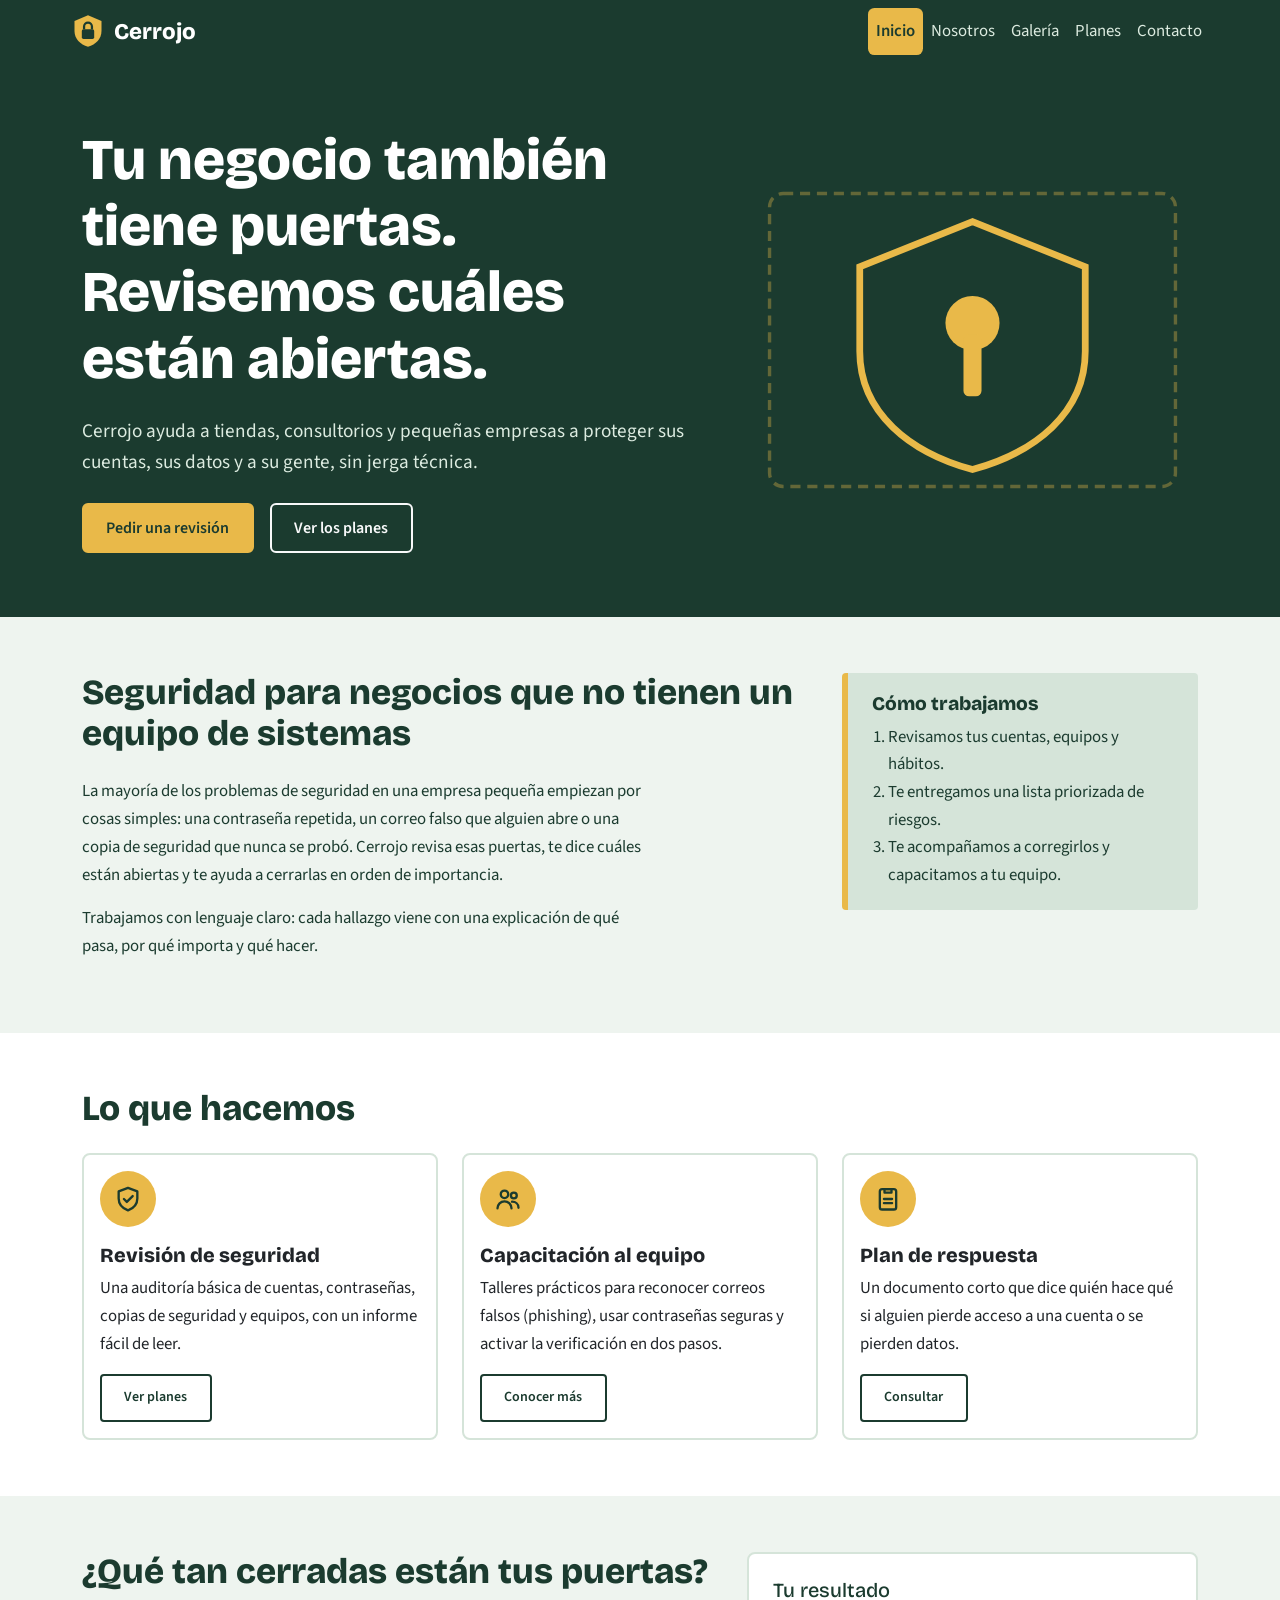
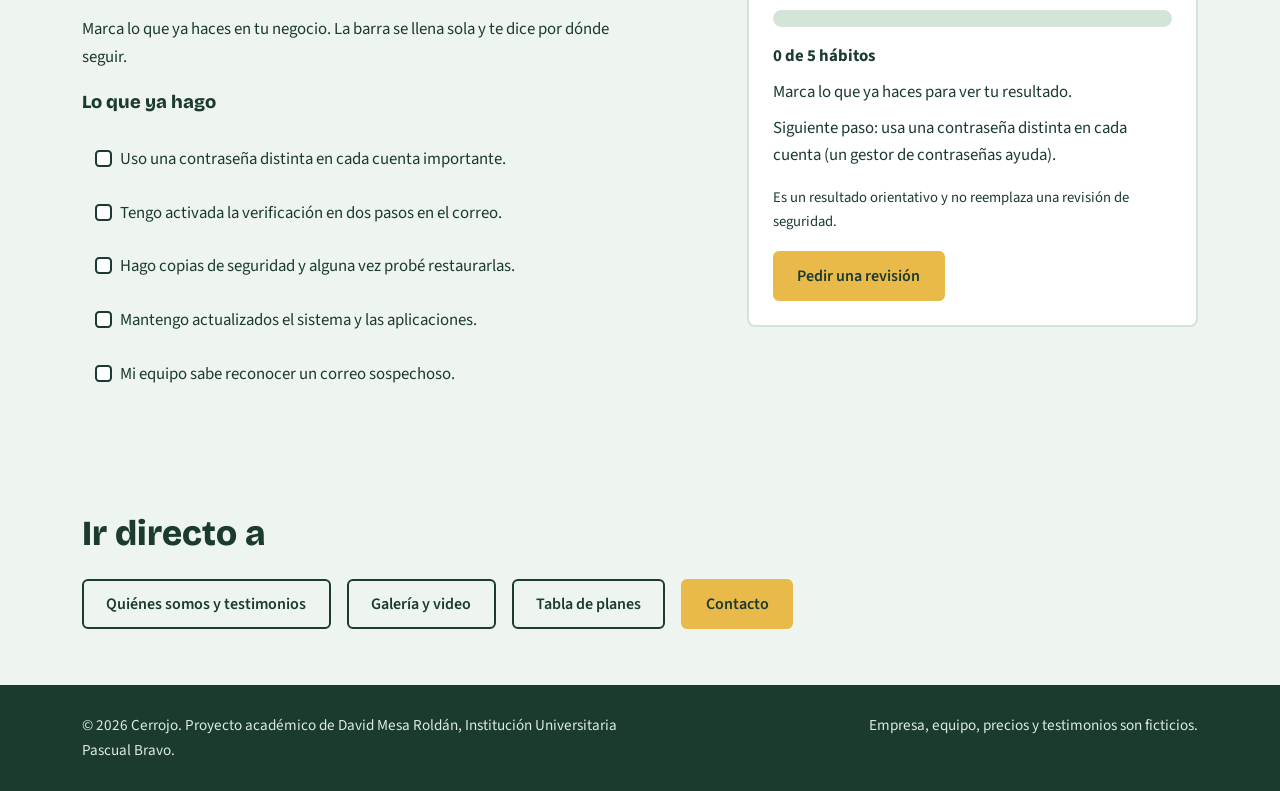
<file: index.html>
<!DOCTYPE html>
<html lang="es">
<head>
  <meta charset="UTF-8">
  <meta name="viewport" content="width=device-width, initial-scale=1">
  <meta name="description" content="Cerrojo es una startup ficticia de ciberseguridad para negocios pequeños: revisiones, capacitación y plan de respuesta.">
  <meta name="keywords" content="ciberseguridad, pymes, seguridad informática, phishing, contraseñas, emprendimiento">
  <meta name="author" content="David Mesa Roldán">
  <meta property="og:title" content="Inicio | Cerrojo">
  <meta property="og:description" content="Cerrojo es una startup ficticia de ciberseguridad para negocios pequeños: revisiones, capacitación y plan de respuesta.">
  <meta property="og:type" content="website">
  <title>Inicio | Cerrojo</title>
  <link rel="icon" href="img/logo.svg" type="image/svg+xml">
  <!-- Fuentes de Google (con alternativas del sistema si no cargan) -->
  <link rel="preconnect" href="https://fonts.googleapis.com">
  <link rel="preconnect" href="https://fonts.gstatic.com" crossorigin>
  <link href="https://fonts.googleapis.com/css2?family=Bricolage+Grotesque:wght@600;800&family=Source+Sans+3:wght@400;600&display=swap" rel="stylesheet">
  <!-- Bootstrap 5.3.3 (CDN) -->
  <link href="https://cdn.jsdelivr.net/npm/bootstrap@5.3.3/dist/css/bootstrap.min.css" rel="stylesheet">
  <!-- Estilos propios (van después de Bootstrap para poder sobrescribirlo) -->
  <link href="css/style.css" rel="stylesheet">
</head>
<body>
  <a class="visually-hidden-focusable skip-link" href="#contenido">Saltar al contenido</a>
  <header class="site-header">
    <nav class="navbar navbar-expand-lg container" aria-label="Navegación principal">
      <a class="navbar-brand d-flex align-items-center gap-2" href="index.html">
        <img src="img/logo.svg" width="36" height="36" alt="Logo de Cerrojo: candado dentro de un escudo">
        <span>Cerrojo</span>
      </a>
      <button class="navbar-toggler" type="button" data-bs-toggle="collapse" data-bs-target="#menu"
              aria-controls="menu" aria-expanded="false" aria-label="Abrir o cerrar el menú">
        <span class="navbar-toggler-icon"></span>
      </button>
      <div class="collapse navbar-collapse" id="menu">
        <ul class="navbar-nav ms-auto">
          <li class="nav-item"><a class="nav-link active" href="index.html" aria-current="page">Inicio</a></li>
          <li class="nav-item"><a class="nav-link" href="informacion.html">Nosotros</a></li>
          <li class="nav-item"><a class="nav-link" href="galeria.html">Galería</a></li>
          <li class="nav-item"><a class="nav-link" href="tabla.html">Planes</a></li>
          <li class="nav-item"><a class="nav-link" href="contacto.html">Contacto</a></li>
        </ul>
      </div>
    </nav>
  </header>
  <main id="contenido">
    <section class="hero" aria-labelledby="titulo-hero">
      <div class="container">
        <div class="row align-items-center g-4">
          <div class="col-lg-7">
            <h1 id="titulo-hero">Tu negocio también tiene puertas. Revisemos cuáles están abiertas.</h1>
            <p class="my-4">Cerrojo ayuda a tiendas, consultorios y pequeñas empresas a proteger sus cuentas, sus datos y a su gente, sin jerga técnica.</p>
            <div class="d-flex flex-wrap gap-3">
              <a class="btn btn-cerrojo" href="contacto.html">Pedir una revisión</a>
              <a class="btn btn-outline-light" href="tabla.html">Ver los planes</a>
            </div>
          </div>
          <div class="col-lg-5 text-center">
            <img src="img/hero.svg" width="480" height="360" alt="Escudo con un ojo de cerradura en el centro, símbolo de protección">
          </div>
        </div>
      </div>
    </section>

    <section class="bloque" aria-labelledby="titulo-resumen">
      <div class="container">
        <div class="row g-4">
          <div class="col-lg-8">
            <article>
              <h2 id="titulo-resumen" class="titulo-seccion">Seguridad para negocios que no tienen un equipo de sistemas</h2>
              <p>La mayoría de los problemas de seguridad en una empresa pequeña empiezan por cosas simples: una contraseña repetida, un correo falso que alguien abre o una copia de seguridad que nunca se probó. Cerrojo revisa esas puertas, te dice cuáles están abiertas y te ayuda a cerrarlas en orden de importancia.</p>
              <p>Trabajamos con lenguaje claro: cada hallazgo viene con una explicación de qué pasa, por qué importa y qué hacer.</p>
            </article>
          </div>
          <div class="col-lg-4">
            <aside class="aside-nota" aria-labelledby="titulo-aside">
              <h3 id="titulo-aside">Cómo trabajamos</h3>
              <ol class="mb-0 ps-3">
                <li>Revisamos tus cuentas, equipos y hábitos.</li>
                <li>Te entregamos una lista priorizada de riesgos.</li>
                <li>Te acompañamos a corregirlos y capacitamos a tu equipo.</li>
              </ol>
            </aside>
          </div>
        </div>
      </div>
    </section>

    <section class="bloque bloque-claro" aria-labelledby="titulo-servicios">
      <div class="container">
        <h2 id="titulo-servicios" class="titulo-seccion">Lo que hacemos</h2>
        <div class="row g-4">
          <div class="col-md-4">
            <div class="card"><div class="card-body">
              <div class="icono-caja" aria-hidden="true"><svg viewBox="0 0 24 24" width="28" height="28" fill="none" stroke="currentColor" stroke-width="2" stroke-linecap="round" stroke-linejoin="round" focusable="false"><path d="M12 2.5 L20 5.5 V11.5 C20 16.5 16.5 20 12 21.8 C7.5 20 4 16.5 4 11.5 V5.5 Z"/><path d="M8.5 12 l2.5 2.5 L16 9.5"/></svg></div>
              <h3 class="card-title h5">Revisión de seguridad</h3>
              <p class="card-text">Una auditoría básica de cuentas, contraseñas, copias de seguridad y equipos, con un informe fácil de leer.</p>
              <a href="tabla.html" class="btn btn-contorno btn-sm">Ver planes</a>
            </div></div>
          </div>
          <div class="col-md-4">
            <div class="card"><div class="card-body">
              <div class="icono-caja" aria-hidden="true"><svg viewBox="0 0 24 24" width="28" height="28" fill="none" stroke="currentColor" stroke-width="2" stroke-linecap="round" stroke-linejoin="round" focusable="false"><circle cx="9" cy="8" r="3.2"/><circle cx="17" cy="9" r="2.5"/><path d="M3 20 c0-3.5 2.7-6 6-6 s6 2.5 6 6"/><path d="M15.5 14.3 c3 .1 5.5 2 5.5 5.2"/></svg></div>
              <h3 class="card-title h5">Capacitación al equipo</h3>
              <p class="card-text">Talleres prácticos para reconocer correos falsos (phishing), usar contraseñas seguras y activar la verificación en dos pasos.</p>
              <a href="informacion.html" class="btn btn-contorno btn-sm">Conocer más</a>
            </div></div>
          </div>
          <div class="col-md-4">
            <div class="card"><div class="card-body">
              <div class="icono-caja" aria-hidden="true"><svg viewBox="0 0 24 24" width="28" height="28" fill="none" stroke="currentColor" stroke-width="2" stroke-linecap="round" stroke-linejoin="round" focusable="false"><rect x="5" y="3.5" width="14" height="17.5" rx="2"/><path d="M9 3.5 h6 v3 H9 Z"/><path d="M8.5 12 h7 M8.5 15.5 h7"/></svg></div>
              <h3 class="card-title h5">Plan de respuesta</h3>
              <p class="card-text">Un documento corto que dice quién hace qué si alguien pierde acceso a una cuenta o se pierden datos.</p>
              <a href="contacto.html" class="btn btn-contorno btn-sm">Consultar</a>
            </div></div>
          </div>
        </div>
      </div>
    </section>

    <section class="bloque" aria-labelledby="titulo-diagnostico">
      <div class="container">
        <div class="row g-4 align-items-start">
          <div class="col-lg-7">
            <h2 id="titulo-diagnostico" class="titulo-seccion">¿Qué tan cerradas están tus puertas?</h2>
            <p>Marca lo que ya haces en tu negocio. La barra se llena sola y te dice por dónde seguir.</p>
            <form class="diagnostico" id="diagnostico" novalidate>
              <fieldset>
                <legend>Lo que ya hago</legend>
                <div class="form-check"><input class="form-check-input" type="checkbox" id="d1"><label class="form-check-label" for="d1">Uso una contraseña distinta en cada cuenta importante.</label></div>
                <div class="form-check"><input class="form-check-input" type="checkbox" id="d2"><label class="form-check-label" for="d2">Tengo activada la verificación en dos pasos en el correo.</label></div>
                <div class="form-check"><input class="form-check-input" type="checkbox" id="d3"><label class="form-check-label" for="d3">Hago copias de seguridad y alguna vez probé restaurarlas.</label></div>
                <div class="form-check"><input class="form-check-input" type="checkbox" id="d4"><label class="form-check-label" for="d4">Mantengo actualizados el sistema y las aplicaciones.</label></div>
                <div class="form-check"><input class="form-check-input" type="checkbox" id="d5"><label class="form-check-label" for="d5">Mi equipo sabe reconocer un correo sospechoso.</label></div>
              </fieldset>
            </form>
          </div>
          <div class="col-lg-5">
            <aside class="resultado-caja bg-white" aria-labelledby="titulo-resultado">
              <h3 id="titulo-resultado" class="h5">Tu resultado</h3>
              <div class="progress mb-3" role="progressbar" aria-label="Hábitos de seguridad cumplidos" aria-valuemin="0" aria-valuemax="5" aria-valuenow="0" id="barra-diagnostico">
                <div class="progress-bar" id="barra-relleno" style="width: 0%"></div>
              </div>
              <p class="mb-2"><strong id="diag-cuenta">0 de 5 hábitos</strong></p>
              <p id="diag-mensaje" class="mb-2" aria-live="polite">Marca lo que ya haces para ver tu resultado.</p>
              <p id="diag-paso" class="mb-3"></p>
              <p class="small mb-3">Es un resultado orientativo y no reemplaza una revisión de seguridad.</p>
              <a class="btn btn-cerrojo" href="contacto.html">Pedir una revisión</a>
            </aside>
          </div>
        </div>
      </div>
    </section>

    <section class="bloque" aria-labelledby="titulo-accesos">
      <div class="container">
        <h2 id="titulo-accesos" class="titulo-seccion">Ir directo a</h2>
        <div class="d-flex flex-wrap gap-3">
          <a class="btn btn-contorno" href="informacion.html">Quiénes somos y testimonios</a>
          <a class="btn btn-contorno" href="galeria.html">Galería y video</a>
          <a class="btn btn-contorno" href="tabla.html">Tabla de planes</a>
          <a class="btn btn-cerrojo" href="contacto.html">Contacto</a>
        </div>
      </div>
    </section>
  </main>
  <footer class="site-footer">
    <div class="container d-flex flex-column flex-md-row justify-content-between gap-2">
      <p class="mb-0">© 2026 Cerrojo. Proyecto académico de David Mesa Roldán, Institución Universitaria Pascual Bravo.</p>
      <p class="mb-0">Empresa, equipo, precios y testimonios son ficticios.</p>
    </div>
  </footer>
  <script src="https://cdn.jsdelivr.net/npm/bootstrap@5.3.3/dist/js/bootstrap.bundle.min.js"></script>
  <script src="js/script.js"></script>
</body>
</html>
</file>
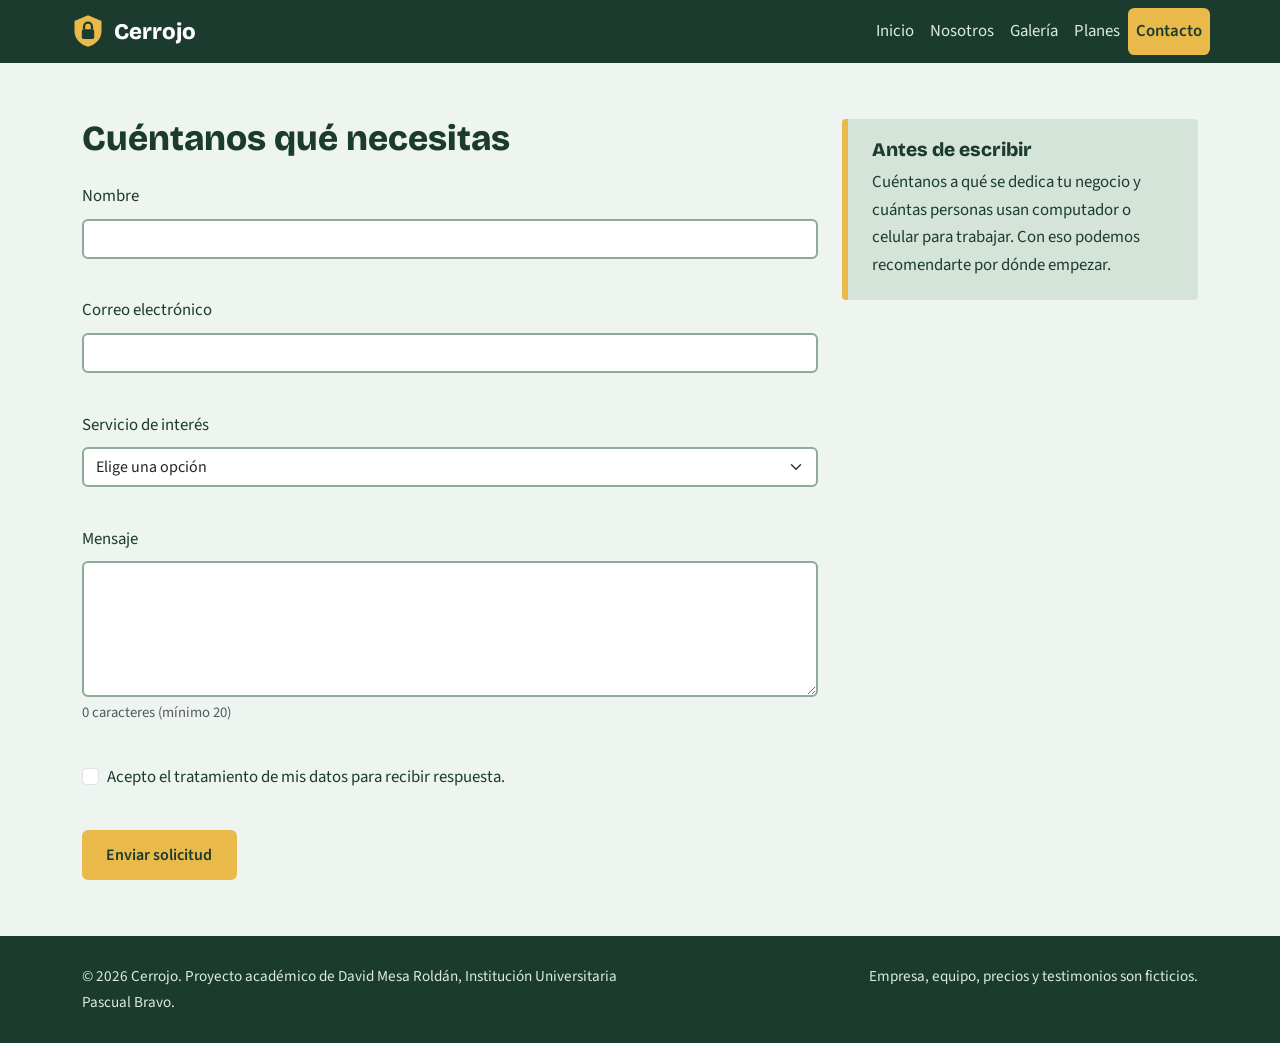
<file: contacto.html>
<!DOCTYPE html>
<html lang="es">
<head>
  <meta charset="UTF-8">
  <meta name="viewport" content="width=device-width, initial-scale=1">
  <meta name="description" content="Escribe a Cerrojo para pedir una revisión de seguridad o una cotización para tu negocio.">
  <meta name="keywords" content="contacto, cotización, ciberseguridad, formulario">
  <meta name="author" content="David Mesa Roldán">
  <meta property="og:title" content="Contacto | Cerrojo">
  <meta property="og:description" content="Escribe a Cerrojo para pedir una revisión de seguridad o una cotización para tu negocio.">
  <meta property="og:type" content="website">
  <title>Contacto | Cerrojo</title>
  <link rel="icon" href="img/logo.svg" type="image/svg+xml">
  <!-- Fuentes de Google (con alternativas del sistema si no cargan) -->
  <link rel="preconnect" href="https://fonts.googleapis.com">
  <link rel="preconnect" href="https://fonts.gstatic.com" crossorigin>
  <link href="https://fonts.googleapis.com/css2?family=Bricolage+Grotesque:wght@600;800&family=Source+Sans+3:wght@400;600&display=swap" rel="stylesheet">
  <!-- Bootstrap 5.3.3 (CDN) -->
  <link href="https://cdn.jsdelivr.net/npm/bootstrap@5.3.3/dist/css/bootstrap.min.css" rel="stylesheet">
  <!-- Estilos propios (van después de Bootstrap para poder sobrescribirlo) -->
  <link href="css/style.css" rel="stylesheet">
</head>
<body>
  <a class="visually-hidden-focusable skip-link" href="#contenido">Saltar al contenido</a>
  <header class="site-header">
    <nav class="navbar navbar-expand-lg container" aria-label="Navegación principal">
      <a class="navbar-brand d-flex align-items-center gap-2" href="index.html">
        <img src="img/logo.svg" width="36" height="36" alt="Logo de Cerrojo: candado dentro de un escudo">
        <span>Cerrojo</span>
      </a>
      <button class="navbar-toggler" type="button" data-bs-toggle="collapse" data-bs-target="#menu"
              aria-controls="menu" aria-expanded="false" aria-label="Abrir o cerrar el menú">
        <span class="navbar-toggler-icon"></span>
      </button>
      <div class="collapse navbar-collapse" id="menu">
        <ul class="navbar-nav ms-auto">
          <li class="nav-item"><a class="nav-link" href="index.html">Inicio</a></li>
          <li class="nav-item"><a class="nav-link" href="informacion.html">Nosotros</a></li>
          <li class="nav-item"><a class="nav-link" href="galeria.html">Galería</a></li>
          <li class="nav-item"><a class="nav-link" href="tabla.html">Planes</a></li>
          <li class="nav-item"><a class="nav-link active" href="contacto.html" aria-current="page">Contacto</a></li>
        </ul>
      </div>
    </nav>
  </header>
  <main id="contenido">
    <section class="bloque" aria-labelledby="titulo-contacto">
      <div class="container">
        <div class="row g-4">
          <div class="col-lg-8">
            <article>
              <h1 id="titulo-contacto" class="titulo-seccion">Cuéntanos qué necesitas</h1>
              <form id="form-contacto" novalidate>
                <div class="mb-3">
                  <label for="nombre" class="form-label">Nombre</label>
                  <input type="text" id="nombre" name="nombre" class="form-control" autocomplete="name" aria-describedby="error-nombre" required>
                  <div id="error-nombre" class="mensaje-error" role="alert"></div>
                </div>
                <div class="mb-3">
                  <label for="email" class="form-label">Correo electrónico</label>
                  <input type="email" id="email" name="email" class="form-control" autocomplete="email" aria-describedby="error-email" required>
                  <div id="error-email" class="mensaje-error" role="alert"></div>
                </div>
                <div class="mb-3">
                  <label for="servicio" class="form-label">Servicio de interés</label>
                  <select id="servicio" name="servicio" class="form-select" aria-describedby="error-servicio" required>
                    <option value="">Elige una opción</option>
                    <option>Revisión básica</option>
                    <option>Revisión de correo</option>
                    <option>Copias de seguridad</option>
                    <option>Taller para el equipo</option>
                    <option>Plan de respuesta</option>
                  </select>
                  <div id="error-servicio" class="mensaje-error" role="alert"></div>
                </div>
                <div class="mb-3">
                  <label for="mensaje" class="form-label">Mensaje</label>
                  <textarea id="mensaje" name="mensaje" rows="5" class="form-control" aria-describedby="contador error-mensaje" required></textarea>
                  <div id="contador" class="form-text">0 caracteres (mínimo 20)</div>
                  <div id="error-mensaje" class="mensaje-error" role="alert"></div>
                </div>
                <div class="form-check mb-3">
                  <input class="form-check-input" type="checkbox" id="acepto" name="acepto" aria-describedby="error-acepto" required>
                  <label class="form-check-label" for="acepto">Acepto el tratamiento de mis datos para recibir respuesta.</label>
                  <div id="error-acepto" class="mensaje-error" role="alert"></div>
                </div>
                <button type="submit" class="btn btn-cerrojo">Enviar solicitud</button>
              </form>
              <div id="mensaje-exito" class="mensaje-exito mt-3" role="status" aria-live="polite" hidden></div>
            </article>
          </div>
          <div class="col-lg-4">
            <aside class="aside-nota" aria-labelledby="titulo-aside-contacto">
              <h2 id="titulo-aside-contacto">Antes de escribir</h2>
              <p class="mb-0">Cuéntanos a qué se dedica tu negocio y cuántas personas usan computador o celular para trabajar. Con eso podemos recomendarte por dónde empezar.</p>
            </aside>
          </div>
        </div>
      </div>
    </section>
  </main>
  <footer class="site-footer">
    <div class="container d-flex flex-column flex-md-row justify-content-between gap-2">
      <p class="mb-0">© 2026 Cerrojo. Proyecto académico de David Mesa Roldán, Institución Universitaria Pascual Bravo.</p>
      <p class="mb-0">Empresa, equipo, precios y testimonios son ficticios.</p>
    </div>
  </footer>
  <script src="https://cdn.jsdelivr.net/npm/bootstrap@5.3.3/dist/js/bootstrap.bundle.min.js"></script>
  <script src="js/script.js"></script>
</body>
</html>
</file>
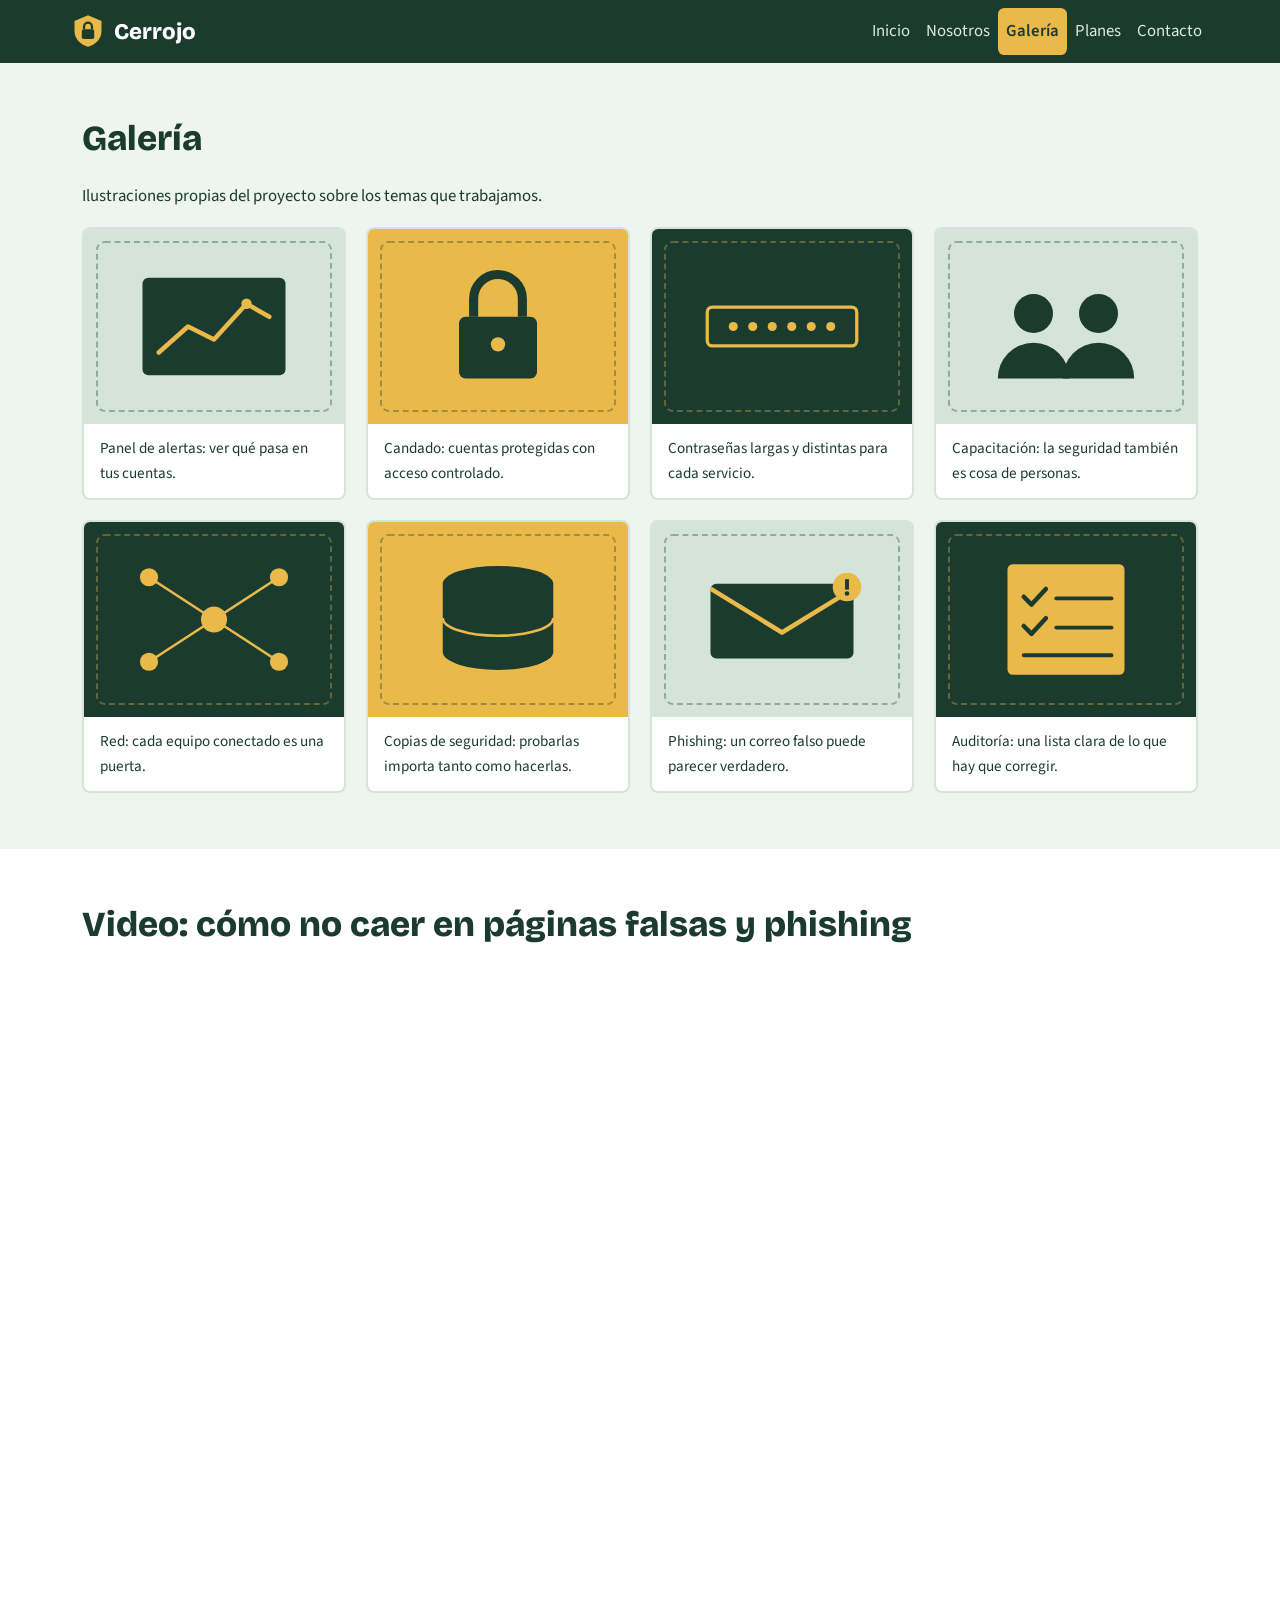
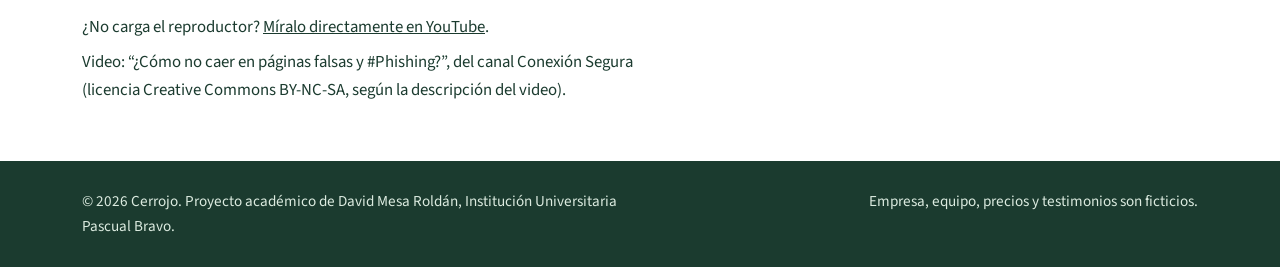
<file: galeria.html>
<!DOCTYPE html>
<html lang="es">
<head>
  <meta charset="UTF-8">
  <meta name="viewport" content="width=device-width, initial-scale=1">
  <meta name="description" content="Galería de ilustraciones y video de Cerrojo sobre ciberseguridad para negocios.">
  <meta name="keywords" content="galería, ciberseguridad, video, phishing, contraseñas">
  <meta name="author" content="David Mesa Roldán">
  <meta property="og:title" content="Galería | Cerrojo">
  <meta property="og:description" content="Galería de ilustraciones y video de Cerrojo sobre ciberseguridad para negocios.">
  <meta property="og:type" content="website">
  <title>Galería | Cerrojo</title>
  <link rel="icon" href="img/logo.svg" type="image/svg+xml">
  <!-- Fuentes de Google (con alternativas del sistema si no cargan) -->
  <link rel="preconnect" href="https://fonts.googleapis.com">
  <link rel="preconnect" href="https://fonts.gstatic.com" crossorigin>
  <link href="https://fonts.googleapis.com/css2?family=Bricolage+Grotesque:wght@600;800&family=Source+Sans+3:wght@400;600&display=swap" rel="stylesheet">
  <!-- Bootstrap 5.3.3 (CDN) -->
  <link href="https://cdn.jsdelivr.net/npm/bootstrap@5.3.3/dist/css/bootstrap.min.css" rel="stylesheet">
  <!-- Estilos propios (van después de Bootstrap para poder sobrescribirlo) -->
  <link href="css/style.css" rel="stylesheet">
</head>
<body>
  <a class="visually-hidden-focusable skip-link" href="#contenido">Saltar al contenido</a>
  <header class="site-header">
    <nav class="navbar navbar-expand-lg container" aria-label="Navegación principal">
      <a class="navbar-brand d-flex align-items-center gap-2" href="index.html">
        <img src="img/logo.svg" width="36" height="36" alt="Logo de Cerrojo: candado dentro de un escudo">
        <span>Cerrojo</span>
      </a>
      <button class="navbar-toggler" type="button" data-bs-toggle="collapse" data-bs-target="#menu"
              aria-controls="menu" aria-expanded="false" aria-label="Abrir o cerrar el menú">
        <span class="navbar-toggler-icon"></span>
      </button>
      <div class="collapse navbar-collapse" id="menu">
        <ul class="navbar-nav ms-auto">
          <li class="nav-item"><a class="nav-link" href="index.html">Inicio</a></li>
          <li class="nav-item"><a class="nav-link" href="informacion.html">Nosotros</a></li>
          <li class="nav-item"><a class="nav-link active" href="galeria.html" aria-current="page">Galería</a></li>
          <li class="nav-item"><a class="nav-link" href="tabla.html">Planes</a></li>
          <li class="nav-item"><a class="nav-link" href="contacto.html">Contacto</a></li>
        </ul>
      </div>
    </nav>
  </header>
  <main id="contenido">
    <section class="bloque" aria-labelledby="titulo-galeria">
      <div class="container">
        <h1 id="titulo-galeria" class="titulo-seccion">Galería</h1>
        <p>Ilustraciones propias del proyecto sobre los temas que trabajamos.</p>
        <div class="galeria">
        <figure>
          <img src="img/g1.svg" width="800" height="600" loading="lazy" alt="Pantalla con un gráfico de líneas y una alerta resaltada en amarillo">
          <figcaption>Panel de alertas: ver qué pasa en tus cuentas.</figcaption>
        </figure>
        <figure>
          <img src="img/g2.svg" width="800" height="600" loading="lazy" alt="Candado cerrado de color oscuro sobre fondo amarillo">
          <figcaption>Candado: cuentas protegidas con acceso controlado.</figcaption>
        </figure>
        <figure>
          <img src="img/g3.svg" width="800" height="600" loading="lazy" alt="Campo de contraseña con seis puntos">
          <figcaption>Contraseñas largas y distintas para cada servicio.</figcaption>
        </figure>
        <figure>
          <img src="img/g4.svg" width="800" height="600" loading="lazy" alt="Dos siluetas de personas sentadas lado a lado">
          <figcaption>Capacitación: la seguridad también es cosa de personas.</figcaption>
        </figure>
        <figure>
          <img src="img/g5.svg" width="800" height="600" loading="lazy" alt="Un servidor central conectado a cuatro equipos">
          <figcaption>Red: cada equipo conectado es una puerta.</figcaption>
        </figure>
        <figure>
          <img src="img/g6.svg" width="800" height="600" loading="lazy" alt="Cilindro que representa una unidad de almacenamiento">
          <figcaption>Copias de seguridad: probarlas importa tanto como hacerlas.</figcaption>
        </figure>
        <figure>
          <img src="img/g7.svg" width="800" height="600" loading="lazy" alt="Sobre de correo con un signo de exclamación amarillo">
          <figcaption>Phishing: un correo falso puede parecer verdadero.</figcaption>
        </figure>
        <figure>
          <img src="img/g8.svg" width="800" height="600" loading="lazy" alt="Lista de verificación con dos casillas marcadas">
          <figcaption>Auditoría: una lista clara de lo que hay que corregir.</figcaption>
        </figure>
        </div>
      </div>
    </section>

    <section class="bloque bloque-claro" aria-labelledby="titulo-video">
      <div class="container">
        <article>
          <h2 id="titulo-video" class="titulo-seccion">Video: cómo no caer en páginas falsas y phishing</h2>
          <div class="video-wrap">
            <iframe src="https://www.youtube.com/embed/HUyMo6o5kBc" referrerpolicy="strict-origin-when-cross-origin" title="Video: ¿Cómo no caer en páginas falsas y phishing? del canal Conexión Segura" allow="accelerometer; encrypted-media; picture-in-picture" allowfullscreen></iframe>
          </div>
          <p class="mt-3 mb-2">¿No carga el reproductor? <a href="https://www.youtube.com/watch?v=HUyMo6o5kBc" target="_blank" rel="noopener noreferrer">Míralo directamente en YouTube</a>.</p>
          <p class="mb-0">Video: “¿Cómo no caer en páginas falsas y #Phishing?”, del canal Conexión Segura (licencia Creative Commons BY-NC-SA, según la descripción del video).</p>
        </article>
      </div>
    </section>
  </main>
  <footer class="site-footer">
    <div class="container d-flex flex-column flex-md-row justify-content-between gap-2">
      <p class="mb-0">© 2026 Cerrojo. Proyecto académico de David Mesa Roldán, Institución Universitaria Pascual Bravo.</p>
      <p class="mb-0">Empresa, equipo, precios y testimonios son ficticios.</p>
    </div>
  </footer>
  <script src="https://cdn.jsdelivr.net/npm/bootstrap@5.3.3/dist/js/bootstrap.bundle.min.js"></script>
  <script src="js/script.js"></script>
</body>
</html>
</file>
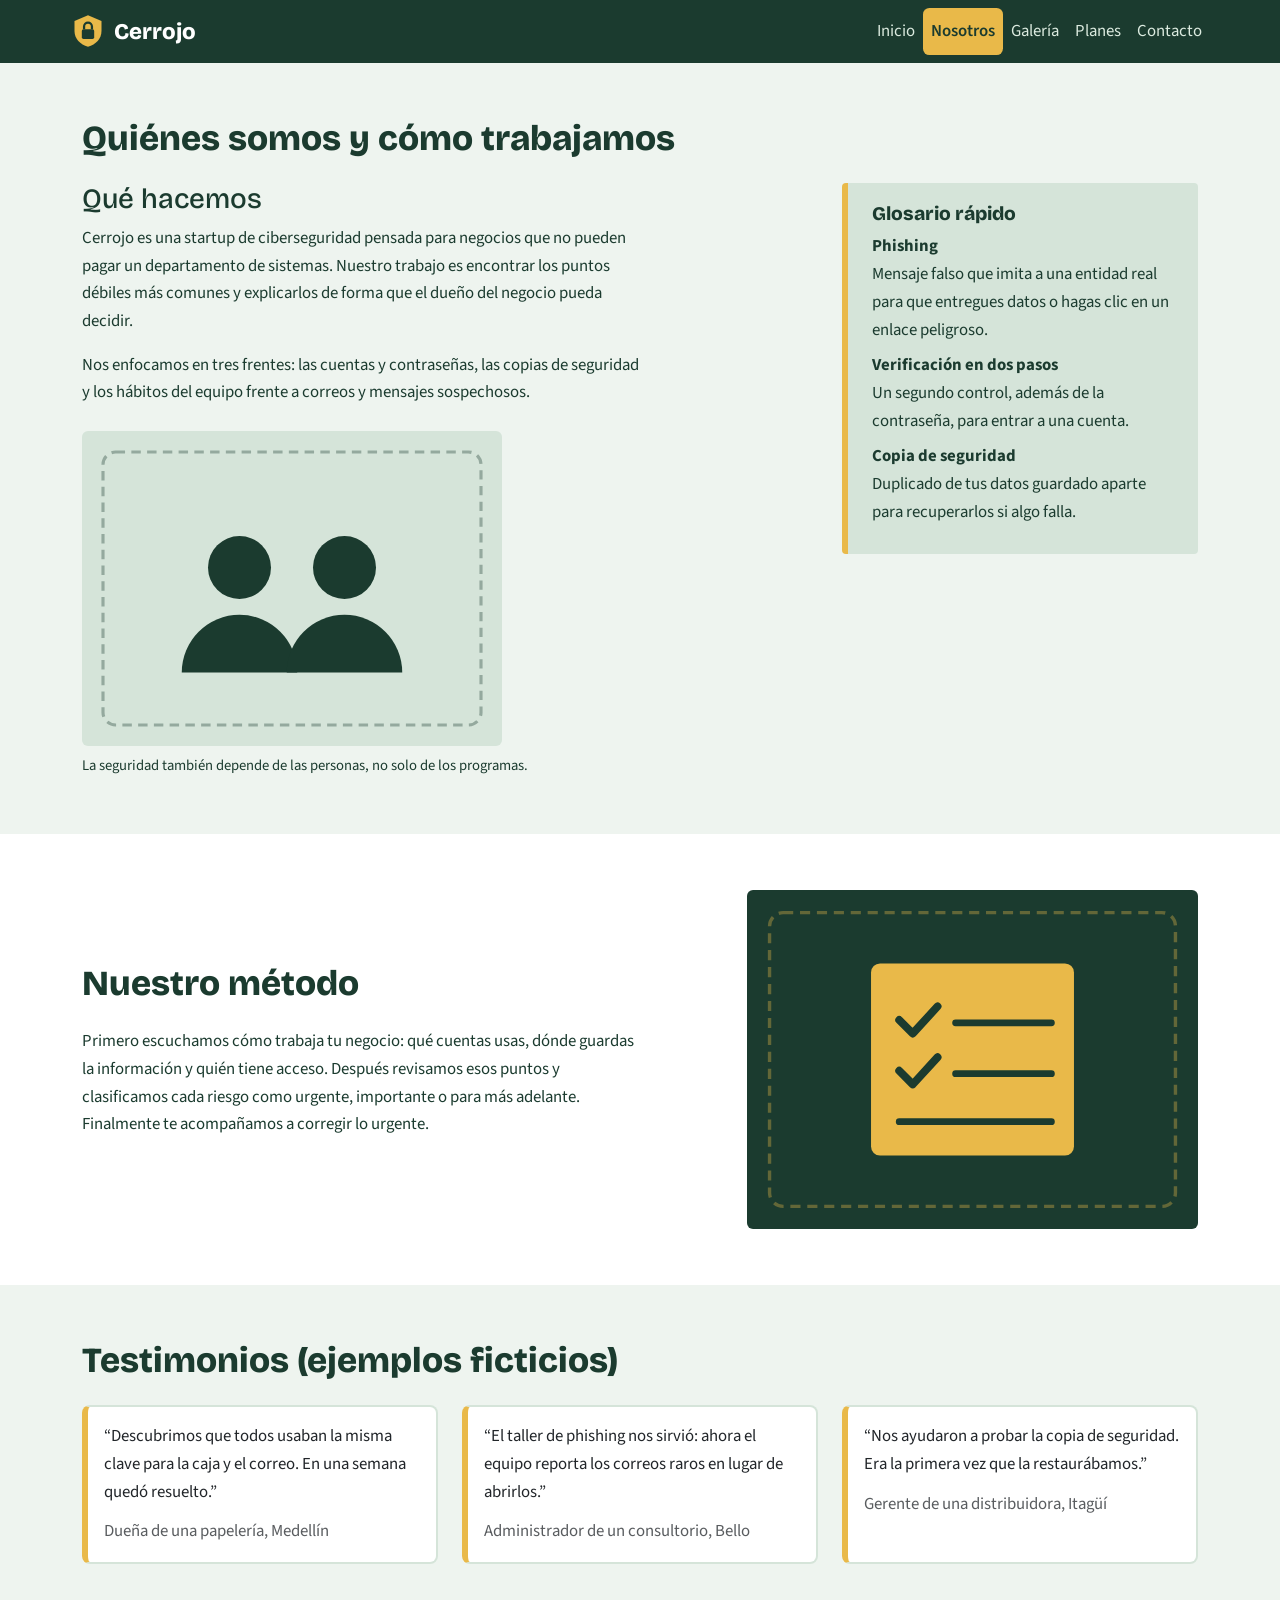
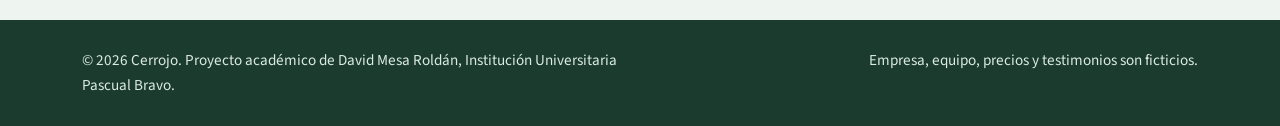
<file: informacion.html>
<!DOCTYPE html>
<html lang="es">
<head>
  <meta charset="UTF-8">
  <meta name="viewport" content="width=device-width, initial-scale=1">
  <meta name="description" content="Conoce a Cerrojo, su método de trabajo y los testimonios (ficticios) de negocios que mejoraron su seguridad.">
  <meta name="keywords" content="ciberseguridad, nosotros, método, testimonios, phishing, copias de seguridad">
  <meta name="author" content="David Mesa Roldán">
  <meta property="og:title" content="Nosotros | Cerrojo">
  <meta property="og:description" content="Conoce a Cerrojo, su método de trabajo y los testimonios (ficticios) de negocios que mejoraron su seguridad.">
  <meta property="og:type" content="website">
  <title>Nosotros | Cerrojo</title>
  <link rel="icon" href="img/logo.svg" type="image/svg+xml">
  <!-- Fuentes de Google (con alternativas del sistema si no cargan) -->
  <link rel="preconnect" href="https://fonts.googleapis.com">
  <link rel="preconnect" href="https://fonts.gstatic.com" crossorigin>
  <link href="https://fonts.googleapis.com/css2?family=Bricolage+Grotesque:wght@600;800&family=Source+Sans+3:wght@400;600&display=swap" rel="stylesheet">
  <!-- Bootstrap 5.3.3 (CDN) -->
  <link href="https://cdn.jsdelivr.net/npm/bootstrap@5.3.3/dist/css/bootstrap.min.css" rel="stylesheet">
  <!-- Estilos propios (van después de Bootstrap para poder sobrescribirlo) -->
  <link href="css/style.css" rel="stylesheet">
</head>
<body>
  <a class="visually-hidden-focusable skip-link" href="#contenido">Saltar al contenido</a>
  <header class="site-header">
    <nav class="navbar navbar-expand-lg container" aria-label="Navegación principal">
      <a class="navbar-brand d-flex align-items-center gap-2" href="index.html">
        <img src="img/logo.svg" width="36" height="36" alt="Logo de Cerrojo: candado dentro de un escudo">
        <span>Cerrojo</span>
      </a>
      <button class="navbar-toggler" type="button" data-bs-toggle="collapse" data-bs-target="#menu"
              aria-controls="menu" aria-expanded="false" aria-label="Abrir o cerrar el menú">
        <span class="navbar-toggler-icon"></span>
      </button>
      <div class="collapse navbar-collapse" id="menu">
        <ul class="navbar-nav ms-auto">
          <li class="nav-item"><a class="nav-link" href="index.html">Inicio</a></li>
          <li class="nav-item"><a class="nav-link active" href="informacion.html" aria-current="page">Nosotros</a></li>
          <li class="nav-item"><a class="nav-link" href="galeria.html">Galería</a></li>
          <li class="nav-item"><a class="nav-link" href="tabla.html">Planes</a></li>
          <li class="nav-item"><a class="nav-link" href="contacto.html">Contacto</a></li>
        </ul>
      </div>
    </nav>
  </header>
  <main id="contenido">
    <section class="bloque" aria-labelledby="titulo-info">
      <div class="container">
        <h1 id="titulo-info" class="titulo-seccion">Quiénes somos y cómo trabajamos</h1>
        <div class="row g-4">
          <div class="col-lg-8">
            <article>
              <h2 class="h3">Qué hacemos</h2>
              <p>Cerrojo es una startup de ciberseguridad pensada para negocios que no pueden pagar un departamento de sistemas. Nuestro trabajo es encontrar los puntos débiles más comunes y explicarlos de forma que el dueño del negocio pueda decidir.</p>
              <p>Nos enfocamos en tres frentes: las cuentas y contraseñas, las copias de seguridad y los hábitos del equipo frente a correos y mensajes sospechosos.</p>
            </article>
            <figure class="mt-4 mb-0">
              <img src="img/g4.svg" width="800" height="600" loading="lazy" class="img-fluid rounded" style="max-width: 420px" alt="Dos siluetas de personas sentadas lado a lado, que representan al equipo del negocio">
              <figcaption class="small mt-2">La seguridad también depende de las personas, no solo de los programas.</figcaption>
            </figure>
          </div>
          <div class="col-lg-4">
            <aside class="aside-nota" aria-labelledby="titulo-glosario">
              <h2 id="titulo-glosario">Glosario rápido</h2>
              <dl class="mb-0">
                <dt>Phishing</dt><dd>Mensaje falso que imita a una entidad real para que entregues datos o hagas clic en un enlace peligroso.</dd>
                <dt>Verificación en dos pasos</dt><dd>Un segundo control, además de la contraseña, para entrar a una cuenta.</dd>
                <dt>Copia de seguridad</dt><dd>Duplicado de tus datos guardado aparte para recuperarlos si algo falla.</dd>
              </dl>
            </aside>
          </div>
        </div>
      </div>
    </section>

    <section class="bloque bloque-claro" aria-labelledby="titulo-metodo">
      <div class="container">
        <div class="row g-4 align-items-center">
          <div class="col-md-7">
            <article>
              <h2 id="titulo-metodo" class="titulo-seccion">Nuestro método</h2>
              <p>Primero escuchamos cómo trabaja tu negocio: qué cuentas usas, dónde guardas la información y quién tiene acceso. Después revisamos esos puntos y clasificamos cada riesgo como urgente, importante o para más adelante. Finalmente te acompañamos a corregir lo urgente.</p>
            </article>
          </div>
          <div class="col-md-5">
            <img src="img/g8.svg" width="800" height="600" loading="lazy" class="img-fluid rounded" alt="Lista de verificación con dos casillas marcadas, que representa el informe de riesgos">
          </div>
        </div>
      </div>
    </section>

    <section class="bloque" aria-labelledby="titulo-testimonios">
      <div class="container">
        <h2 id="titulo-testimonios" class="titulo-seccion">Testimonios (ejemplos ficticios)</h2>
        <div class="row g-4">
          <div class="col-md-4"><div class="card card-testimonio"><div class="card-body">
            <p class="card-text">“Descubrimos que todos usaban la misma clave para la caja y el correo. En una semana quedó resuelto.”</p>
            <p class="card-subtitle text-body-secondary mb-0">Dueña de una papelería, Medellín</p>
          </div></div></div>
          <div class="col-md-4"><div class="card card-testimonio"><div class="card-body">
            <p class="card-text">“El taller de phishing nos sirvió: ahora el equipo reporta los correos raros en lugar de abrirlos.”</p>
            <p class="card-subtitle text-body-secondary mb-0">Administrador de un consultorio, Bello</p>
          </div></div></div>
          <div class="col-md-4"><div class="card card-testimonio"><div class="card-body">
            <p class="card-text">“Nos ayudaron a probar la copia de seguridad. Era la primera vez que la restaurábamos.”</p>
            <p class="card-subtitle text-body-secondary mb-0">Gerente de una distribuidora, Itagüí</p>
          </div></div></div>
        </div>
      </div>
    </section>
  </main>
  <footer class="site-footer">
    <div class="container d-flex flex-column flex-md-row justify-content-between gap-2">
      <p class="mb-0">© 2026 Cerrojo. Proyecto académico de David Mesa Roldán, Institución Universitaria Pascual Bravo.</p>
      <p class="mb-0">Empresa, equipo, precios y testimonios son ficticios.</p>
    </div>
  </footer>
  <script src="https://cdn.jsdelivr.net/npm/bootstrap@5.3.3/dist/js/bootstrap.bundle.min.js"></script>
  <script src="js/script.js"></script>
</body>
</html>
</file>
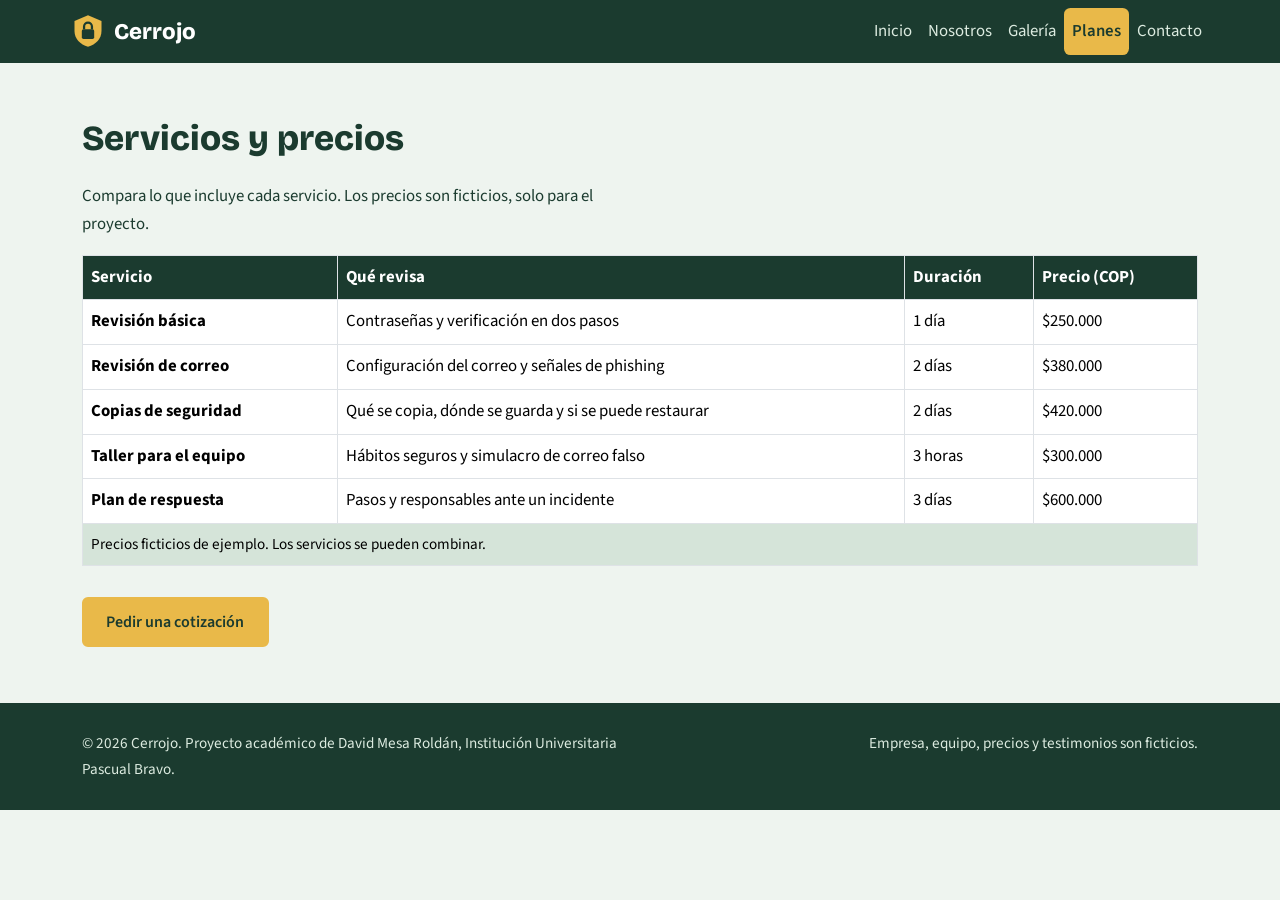
<file: tabla.html>
<!DOCTYPE html>
<html lang="es">
<head>
  <meta charset="UTF-8">
  <meta name="viewport" content="width=device-width, initial-scale=1">
  <meta name="description" content="Tabla de servicios de Cerrojo: qué revisa cada uno, cuánto dura y su precio de ejemplo.">
  <meta name="keywords" content="planes, precios, servicios, ciberseguridad, tabla">
  <meta name="author" content="David Mesa Roldán">
  <meta property="og:title" content="Planes | Cerrojo">
  <meta property="og:description" content="Tabla de servicios de Cerrojo: qué revisa cada uno, cuánto dura y su precio de ejemplo.">
  <meta property="og:type" content="website">
  <title>Planes | Cerrojo</title>
  <link rel="icon" href="img/logo.svg" type="image/svg+xml">
  <!-- Fuentes de Google (con alternativas del sistema si no cargan) -->
  <link rel="preconnect" href="https://fonts.googleapis.com">
  <link rel="preconnect" href="https://fonts.gstatic.com" crossorigin>
  <link href="https://fonts.googleapis.com/css2?family=Bricolage+Grotesque:wght@600;800&family=Source+Sans+3:wght@400;600&display=swap" rel="stylesheet">
  <!-- Bootstrap 5.3.3 (CDN) -->
  <link href="https://cdn.jsdelivr.net/npm/bootstrap@5.3.3/dist/css/bootstrap.min.css" rel="stylesheet">
  <!-- Estilos propios (van después de Bootstrap para poder sobrescribirlo) -->
  <link href="css/style.css" rel="stylesheet">
</head>
<body>
  <a class="visually-hidden-focusable skip-link" href="#contenido">Saltar al contenido</a>
  <header class="site-header">
    <nav class="navbar navbar-expand-lg container" aria-label="Navegación principal">
      <a class="navbar-brand d-flex align-items-center gap-2" href="index.html">
        <img src="img/logo.svg" width="36" height="36" alt="Logo de Cerrojo: candado dentro de un escudo">
        <span>Cerrojo</span>
      </a>
      <button class="navbar-toggler" type="button" data-bs-toggle="collapse" data-bs-target="#menu"
              aria-controls="menu" aria-expanded="false" aria-label="Abrir o cerrar el menú">
        <span class="navbar-toggler-icon"></span>
      </button>
      <div class="collapse navbar-collapse" id="menu">
        <ul class="navbar-nav ms-auto">
          <li class="nav-item"><a class="nav-link" href="index.html">Inicio</a></li>
          <li class="nav-item"><a class="nav-link" href="informacion.html">Nosotros</a></li>
          <li class="nav-item"><a class="nav-link" href="galeria.html">Galería</a></li>
          <li class="nav-item"><a class="nav-link active" href="tabla.html" aria-current="page">Planes</a></li>
          <li class="nav-item"><a class="nav-link" href="contacto.html">Contacto</a></li>
        </ul>
      </div>
    </nav>
  </header>
  <main id="contenido">
    <section class="bloque" aria-labelledby="titulo-tabla">
      <div class="container">
        <h1 id="titulo-tabla" class="titulo-seccion">Servicios y precios</h1>
        <p>Compara lo que incluye cada servicio. Los precios son ficticios, solo para el proyecto.</p>
        <div class="table-responsive">
          <table class="table table-bordered align-middle tabla-planes">
            <caption class="visually-hidden">Servicios de Cerrojo con lo que revisan, su duración y su precio en pesos colombianos</caption>
            <thead>
              <tr><th scope="col">Servicio</th><th scope="col">Qué revisa</th><th scope="col">Duración</th><th scope="col">Precio (COP)</th></tr>
            </thead>
            <tbody>
              <tr><th scope="row">Revisión básica</th><td>Contraseñas y verificación en dos pasos</td><td>1 día</td><td>$250.000</td></tr>
              <tr><th scope="row">Revisión de correo</th><td>Configuración del correo y señales de phishing</td><td>2 días</td><td>$380.000</td></tr>
              <tr><th scope="row">Copias de seguridad</th><td>Qué se copia, dónde se guarda y si se puede restaurar</td><td>2 días</td><td>$420.000</td></tr>
              <tr><th scope="row">Taller para el equipo</th><td>Hábitos seguros y simulacro de correo falso</td><td>3 horas</td><td>$300.000</td></tr>
              <tr><th scope="row">Plan de respuesta</th><td>Pasos y responsables ante un incidente</td><td>3 días</td><td>$600.000</td></tr>
            </tbody>
            <tfoot>
              <tr><td colspan="4">Precios ficticios de ejemplo. Los servicios se pueden combinar.</td></tr>
            </tfoot>
          </table>
        </div>
        <a class="btn btn-cerrojo mt-3" href="contacto.html">Pedir una cotización</a>
      </div>
    </section>
  </main>
  <footer class="site-footer">
    <div class="container d-flex flex-column flex-md-row justify-content-between gap-2">
      <p class="mb-0">© 2026 Cerrojo. Proyecto académico de David Mesa Roldán, Institución Universitaria Pascual Bravo.</p>
      <p class="mb-0">Empresa, equipo, precios y testimonios son ficticios.</p>
    </div>
  </footer>
  <script src="https://cdn.jsdelivr.net/npm/bootstrap@5.3.3/dist/js/bootstrap.bundle.min.js"></script>
  <script src="js/script.js"></script>
</body>
</html>
</file>
<file: css/style.css>
/* Cerrojo - estilos propios. Bootstrap se carga antes que este archivo. */
:root {
  --color-fondo: #EEF4EF;      /* gris mineral claro */
  --color-tinta: #1B3B2F;      /* azul petróleo */
  --color-acento: #E9B949;     /* amarillo de señal de precaución */
  --color-acento-claro: #F2CD73;
  --color-suave: #D5E4D9;
  --color-blanco: #ffffff;
  --fuente-titulo: "Bricolage Grotesque", "Trebuchet MS", Arial, sans-serif;
  --fuente-texto: "Source Sans 3", "Segoe UI", Arial, sans-serif;
}
body { background: var(--color-fondo); color: var(--color-tinta); font-family: var(--fuente-texto); font-size: 1.05rem; line-height: 1.65; }
h1, h2, h3, h4, .navbar-brand { font-family: var(--fuente-titulo); font-weight: 800; line-height: 1.15; }
p { max-width: 70ch; }
a { color: var(--color-tinta); }
:focus-visible { outline: 3px solid var(--color-acento); outline-offset: 3px; }
.skip-link { position: absolute; left: 1rem; top: .5rem; background: var(--color-acento); color: var(--color-tinta); padding: .5rem 1rem; z-index: 2000; }

/* Encabezado y navegación (Flexbox desde Bootstrap + ajustes propios) */
.site-header { background: var(--color-tinta); position: sticky; top: 0; z-index: 1000; }
.site-header .navbar-brand { color: var(--color-blanco); font-size: 1.4rem; }
.site-header .nav-link { color: #DCEBE0; padding: .6rem 1rem; }
.site-header .nav-link:hover { color: var(--color-acento); }
.site-header .nav-link.active { color: var(--color-tinta); background: var(--color-acento); border-radius: .4rem; font-weight: 600; }
.navbar-toggler { border-color: #6E8F7C; background: #DCEBE0; }

/* Botones */
.btn-cerrojo, .btn-contorno, .hero .btn-outline-light { line-height: 1.5; }
.btn-cerrojo { background: var(--color-acento); color: var(--color-tinta); font-weight: 600; border: 2px solid var(--color-acento); padding: .7rem 1.4rem; }
.btn-cerrojo:hover { background: var(--color-acento-claro); border-color: var(--color-acento-claro); color: var(--color-tinta); }
.hero .btn-outline-light { border-width: 2px; font-weight: 600; padding: .7rem 1.4rem; }
.btn-contorno { border: 2px solid var(--color-tinta); color: var(--color-tinta); font-weight: 600; padding: .7rem 1.4rem; }
.btn-contorno:hover { background: var(--color-tinta); color: var(--color-blanco); }

/* Portada */
.hero { background: var(--color-tinta); color: var(--color-blanco); padding: 4rem 0; }
.hero h1 { font-size: clamp(2.1rem, 5vw, 3.6rem); max-width: 18ch; }
.hero p { color: #DCEBE0; font-size: 1.2rem; }
.hero img { max-width: 100%; height: auto; }

.bloque { padding: 3.5rem 0; }
.bloque-claro { background: var(--color-blanco); }
.titulo-seccion { font-size: clamp(1.6rem, 3vw, 2.2rem); margin-bottom: 1.5rem; }

/* Cards propias sobre el componente Card de Bootstrap */
.card { border: 2px solid var(--color-suave); border-radius: .5rem; height: 100%; }
.card-title { font-family: var(--fuente-titulo); font-weight: 800; }

/* Aside */
.aside-nota { background: var(--color-suave); border-left: 6px solid var(--color-acento); padding: 1.25rem 1.5rem; border-radius: .25rem; }
.aside-nota h3, .aside-nota h2 { font-size: 1.2rem; }

/* Galería con CSS Grid */
.galeria { display: grid; grid-template-columns: repeat(auto-fill, minmax(240px, 1fr)); gap: 1.25rem; }
.galeria figure { margin: 0; background: var(--color-blanco); border: 2px solid var(--color-suave); border-radius: .5rem; overflow: hidden; }
.galeria img { width: 100%; height: auto; display: block; }
.galeria figcaption { padding: .75rem 1rem; font-size: .95rem; }
.video-wrap { position: relative; height: 0; padding-bottom: 56.25%; max-width: 860px; }
.video-wrap iframe { position: absolute; top: 0; left: 0; width: 100%; height: 100%; border: 0; }

/* Tabla */
.tabla-planes { background: var(--color-blanco); }
.tabla-planes thead th { background: var(--color-tinta); color: var(--color-blanco); }
.tabla-planes tfoot td { background: var(--color-suave); font-size: .95rem; }
.tabla-planes tbody tr:nth-child(even) { background: #F5F9F6; }

/* Formulario */
.form-control, .form-select { border: 2px solid #8FAA98; }
.mensaje-error { color: #9b1c1c; font-size: .95rem; min-height: 1.4rem; }
.mensaje-exito { background: #dff3e4; border: 2px solid #2f7d46; color: #174d29; padding: 1rem 1.25rem; border-radius: .4rem; }

.site-footer { background: var(--color-tinta); color: #DCEBE0; padding: 1.75rem 0; font-size: .95rem; }

/* Responsive: ajustes para tablets y móviles */
@media (max-width: 991.98px) { .hero { padding: 2.5rem 0; } .bloque { padding: 2.5rem 0; } }
@media (max-width: 575.98px) { body { font-size: 1rem; } .btn-cerrojo, .btn-contorno { width: 100%; } }
@media (prefers-reduced-motion: reduce) { * { transition: none !important; scroll-behavior: auto !important; } }

/* ---------- Movimiento suave ---------- */
html { scroll-behavior: smooth; }
.btn-cerrojo, .btn-contorno, .hero .btn-outline-light, .site-header .nav-link, .card, .galeria figure, .form-control, .form-select {
  transition: background-color .25s ease, color .25s ease, border-color .25s ease, transform .25s ease, box-shadow .25s ease;
}
.btn-cerrojo:hover, .btn-contorno:hover, .hero .btn-outline-light:hover { transform: translateY(-2px); }
.btn-cerrojo:active, .btn-contorno:active, .hero .btn-outline-light:active { transform: translateY(0); }
.site-header .nav-link:hover { background: rgba(255, 255, 255, .09); }
.card:hover, .galeria figure:hover { transform: translateY(-4px); border-color: var(--color-acento); box-shadow: 0 12px 26px rgba(27, 59, 47, .14); }
.form-control:focus, .form-select:focus { border-color: var(--color-tinta); box-shadow: 0 0 0 .25rem rgba(233, 185, 73, .45); }

/* Transición entre páginas: la página aparece suavemente y se atenúa al salir (ver script.js) */
body { animation: aparecer .4s ease both; }
body.saliendo { opacity: 0; transition: opacity .22s ease; }
@keyframes aparecer { from { opacity: 0; } to { opacity: 1; } }

/* ---------- Iconos de las cards ---------- */
.icono-caja { width: 56px; height: 56px; border-radius: 50%; background: var(--color-acento); color: var(--color-tinta);
  display: grid; place-items: center; margin-bottom: 1rem; transition: transform .3s ease; }
.card:hover .icono-caja { transform: scale(1.08) rotate(-4deg); }
.card-testimonio { border-left: 6px solid var(--color-acento); }

/* ---------- Autodiagnóstico ---------- */
.diagnostico fieldset { border: 0; padding: 0; margin: 0; }
.diagnostico legend { font-family: var(--fuente-titulo); font-weight: 800; font-size: 1.15rem; margin-bottom: 1rem; }
.diagnostico .form-check { padding: .75rem .75rem .75rem 2.4rem; border-radius: .4rem; transition: background-color .25s ease; }
.diagnostico .form-check:hover { background: var(--color-suave); }
.diagnostico .form-check-input { border: 2px solid var(--color-tinta); }
.diagnostico .form-check-input:checked { background-color: var(--color-tinta); border-color: var(--color-tinta); }
.progress { height: 1.1rem; background: var(--color-suave); border-radius: 999px; }
.progress-bar { background: var(--color-tinta); transition: width .5s ease; }
.resultado-caja { background: var(--color-fondo); border: 2px solid var(--color-suave); border-radius: .5rem; padding: 1.5rem; }

@media (prefers-reduced-motion: reduce) {
  body { animation: none; }
  body.saliendo { transition: none; }
  .btn-cerrojo:hover, .btn-contorno:hover, .hero .btn-outline-light:hover, .card:hover, .galeria figure:hover, .card:hover .icono-caja { transform: none; }
  .progress-bar { transition: none; }
}
</file>
